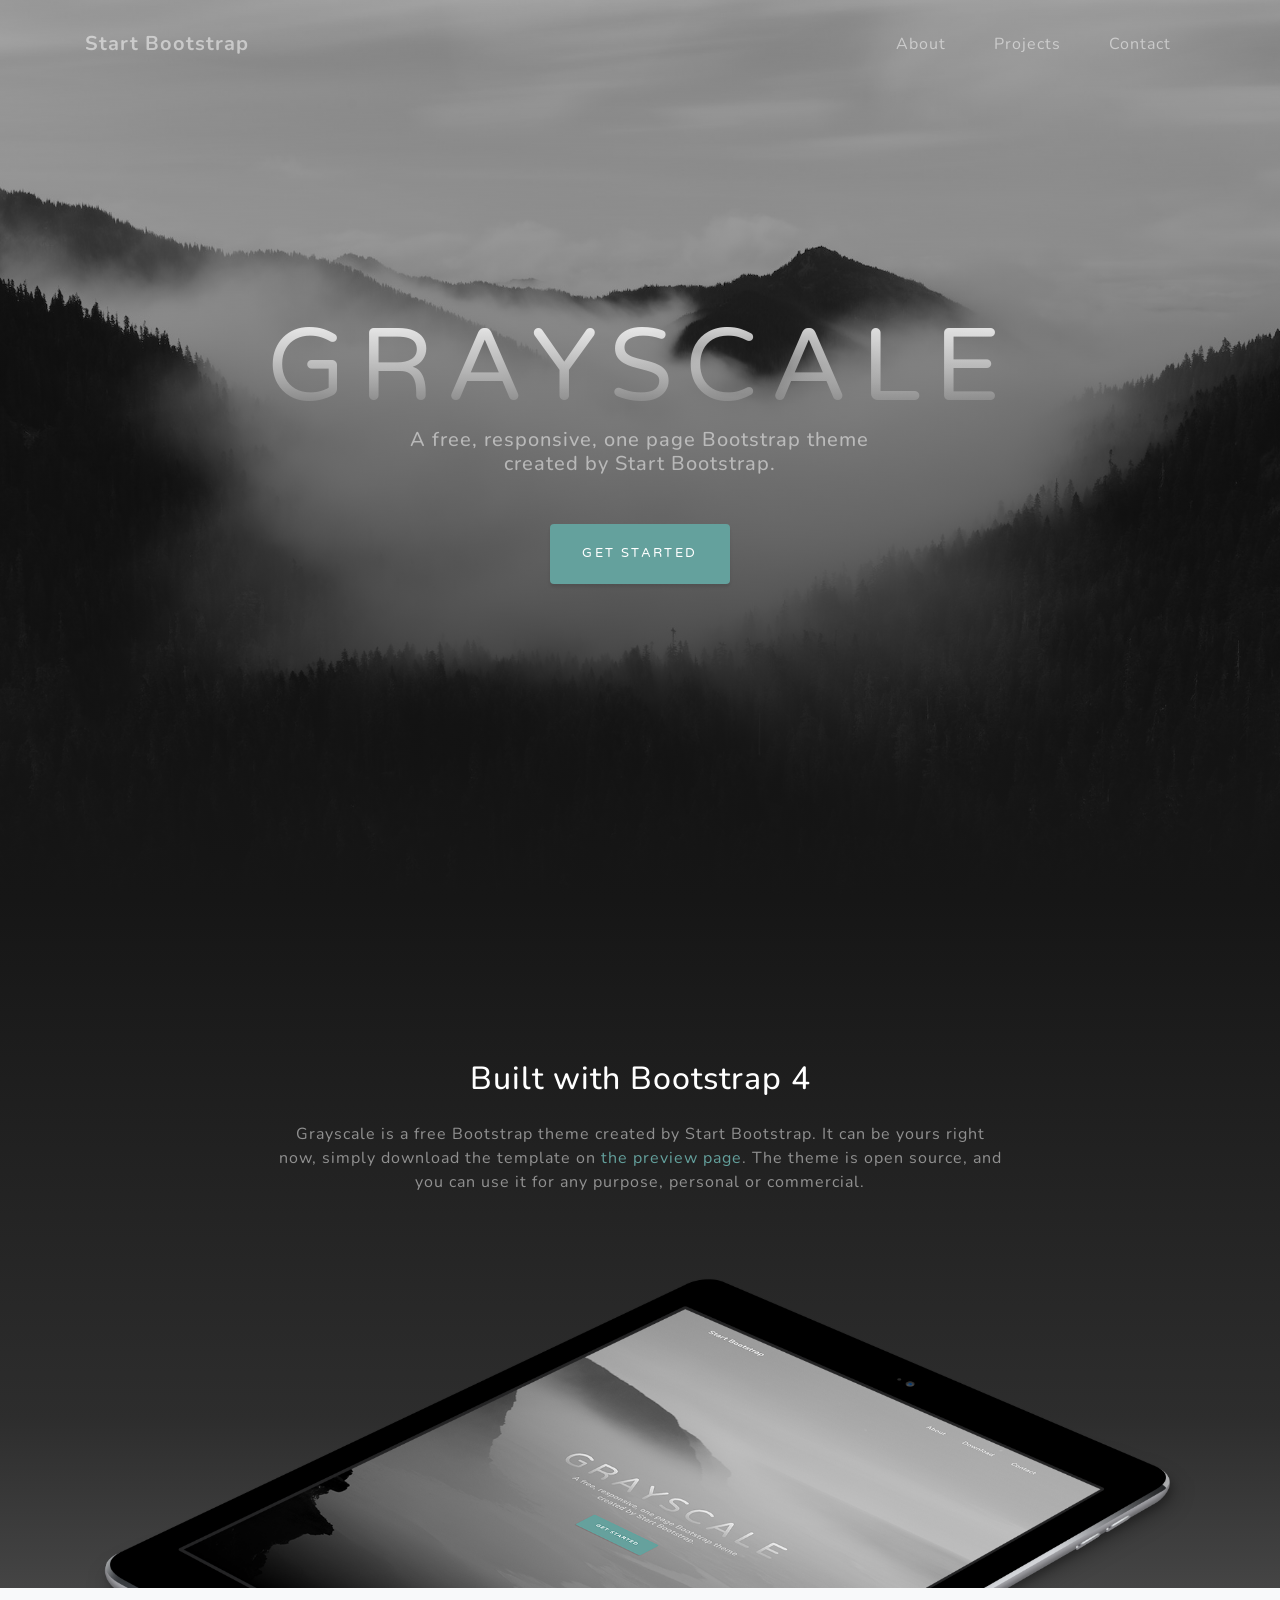
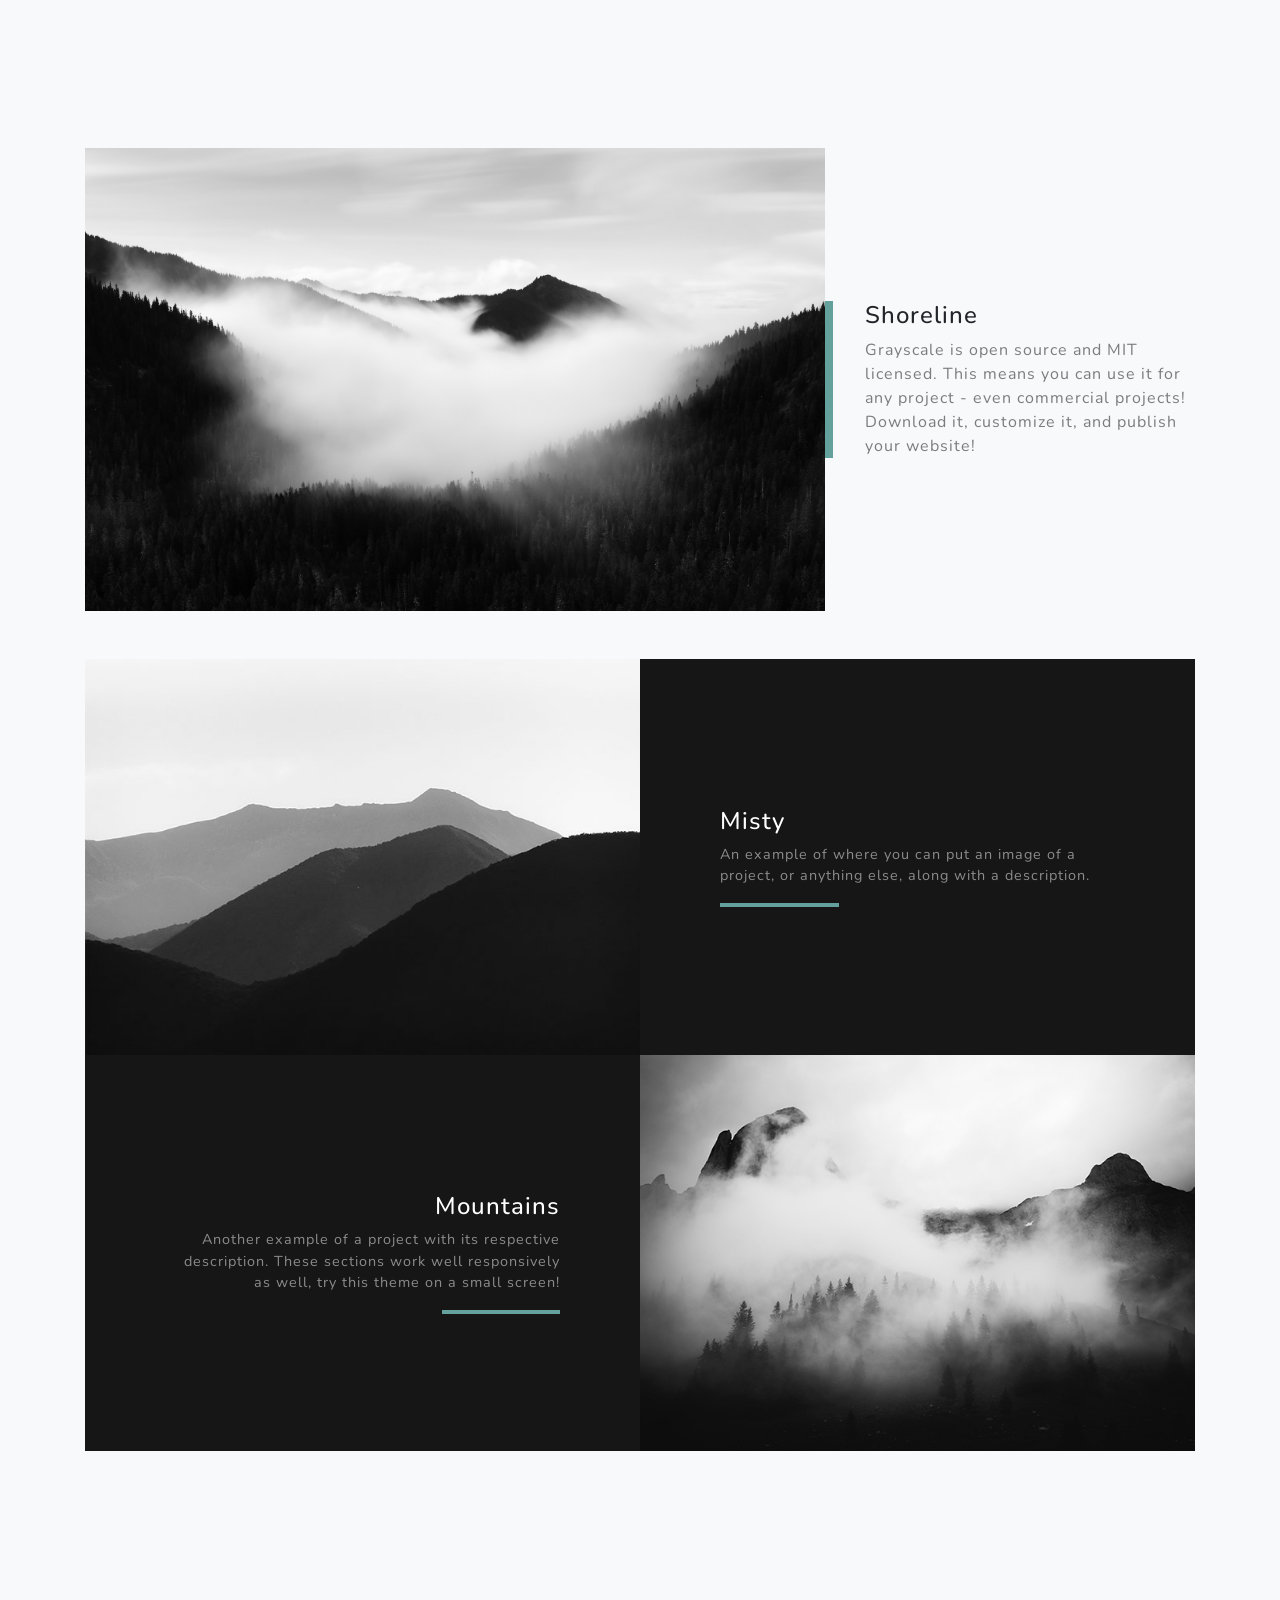
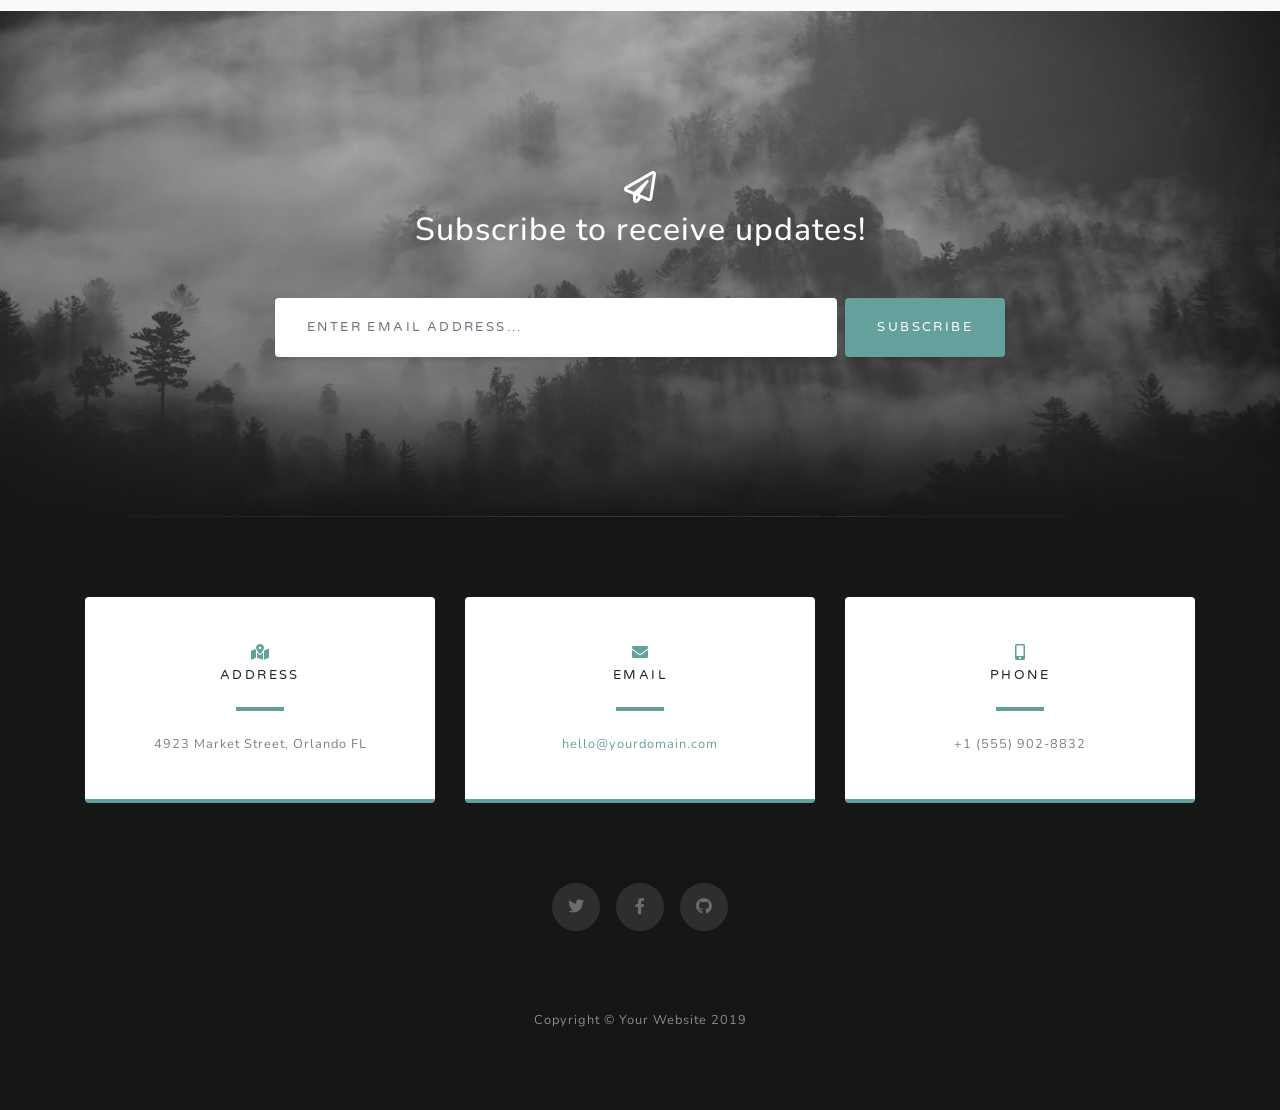
<file: startbootstrap-grayscale-gh-pages/startbootstrap-grayscale-gh-pages/index.html>
<!DOCTYPE html>
<html lang="en">

<head>

  <meta charset="utf-8">
  <meta name="viewport" content="width=device-width, initial-scale=1, shrink-to-fit=no">
  <meta name="description" content="">
  <meta name="author" content="">

  <title>Grayscale - Start Bootstrap Theme</title>

  <!-- Bootstrap core CSS -->
  <link href="vendor/bootstrap/css/bootstrap.min.css" rel="stylesheet">

  <!-- Custom fonts for this template -->
  <link href="vendor/fontawesome-free/css/all.min.css" rel="stylesheet">
  <link href="https://fonts.googleapis.com/css?family=Varela+Round" rel="stylesheet">
  <link href="https://fonts.googleapis.com/css?family=Nunito:200,200i,300,300i,400,400i,600,600i,700,700i,800,800i,900,900i" rel="stylesheet">

  <!-- Custom styles for this template -->
  <link href="css/grayscale.min.css" rel="stylesheet">

</head>

<body id="page-top">

  <!-- Navigation -->
  <nav class="navbar navbar-expand-lg navbar-light fixed-top" id="mainNav">
    <div class="container">
      <a class="navbar-brand js-scroll-trigger" href="#page-top">Start Bootstrap</a>
      <button class="navbar-toggler navbar-toggler-right" type="button" data-toggle="collapse" data-target="#navbarResponsive" aria-controls="navbarResponsive" aria-expanded="false" aria-label="Toggle navigation">
        Menu
        <i class="fas fa-bars"></i>
      </button>
      <div class="collapse navbar-collapse" id="navbarResponsive">
        <ul class="navbar-nav ml-auto">
          <li class="nav-item">
            <a class="nav-link js-scroll-trigger" href="#about">About</a>
          </li>
          <li class="nav-item">
            <a class="nav-link js-scroll-trigger" href="#projects">Projects</a>
          </li>
          <li class="nav-item">
            <a class="nav-link js-scroll-trigger" href="#signup">Contact</a>
          </li>
        </ul>
      </div>
    </div>
  </nav>

  <!-- Header -->
  <header class="masthead">
    <div class="container d-flex h-100 align-items-center">
      <div class="mx-auto text-center">
        <h1 class="mx-auto my-0 text-uppercase">Grayscale</h1>
        <h2 class="text-white-50 mx-auto mt-2 mb-5">A free, responsive, one page Bootstrap theme created by Start Bootstrap.</h2>
        <a href="#about" class="btn btn-primary js-scroll-trigger">Get Started</a>
      </div>
    </div>
  </header>

  <!-- About Section -->
  <section id="about" class="about-section text-center">
    <div class="container">
      <div class="row">
        <div class="col-lg-8 mx-auto">
          <h2 class="text-white mb-4">Built with Bootstrap 4</h2>
          <p class="text-white-50">Grayscale is a free Bootstrap theme created by Start Bootstrap. It can be yours right now, simply download the template on
            <a href="http://startbootstrap.com/template-overviews/grayscale/">the preview page</a>. The theme is open source, and you can use it for any purpose, personal or commercial.</p>
        </div>
      </div>
      <img src="img/ipad.png" class="img-fluid" alt="">
    </div>
  </section>

  <!-- Projects Section -->
  <section id="projects" class="projects-section bg-light">
    <div class="container">

      <!-- Featured Project Row -->
      <div class="row align-items-center no-gutters mb-4 mb-lg-5">
        <div class="col-xl-8 col-lg-7">
          <img class="img-fluid mb-3 mb-lg-0" src="img/bg-masthead.jpg" alt="">
        </div>
        <div class="col-xl-4 col-lg-5">
          <div class="featured-text text-center text-lg-left">
            <h4>Shoreline</h4>
            <p class="text-black-50 mb-0">Grayscale is open source and MIT licensed. This means you can use it for any project - even commercial projects! Download it, customize it, and publish your website!</p>
          </div>
        </div>
      </div>

      <!-- Project One Row -->
      <div class="row justify-content-center no-gutters mb-5 mb-lg-0">
        <div class="col-lg-6">
          <img class="img-fluid" src="img/demo-image-01.jpg" alt="">
        </div>
        <div class="col-lg-6">
          <div class="bg-black text-center h-100 project">
            <div class="d-flex h-100">
              <div class="project-text w-100 my-auto text-center text-lg-left">
                <h4 class="text-white">Misty</h4>
                <p class="mb-0 text-white-50">An example of where you can put an image of a project, or anything else, along with a description.</p>
                <hr class="d-none d-lg-block mb-0 ml-0">
              </div>
            </div>
          </div>
        </div>
      </div>

      <!-- Project Two Row -->
      <div class="row justify-content-center no-gutters">
        <div class="col-lg-6">
          <img class="img-fluid" src="img/demo-image-02.jpg" alt="">
        </div>
        <div class="col-lg-6 order-lg-first">
          <div class="bg-black text-center h-100 project">
            <div class="d-flex h-100">
              <div class="project-text w-100 my-auto text-center text-lg-right">
                <h4 class="text-white">Mountains</h4>
                <p class="mb-0 text-white-50">Another example of a project with its respective description. These sections work well responsively as well, try this theme on a small screen!</p>
                <hr class="d-none d-lg-block mb-0 mr-0">
              </div>
            </div>
          </div>
        </div>
      </div>

    </div>
  </section>

  <!-- Signup Section -->
  <section id="signup" class="signup-section">
    <div class="container">
      <div class="row">
        <div class="col-md-10 col-lg-8 mx-auto text-center">

          <i class="far fa-paper-plane fa-2x mb-2 text-white"></i>
          <h2 class="text-white mb-5">Subscribe to receive updates!</h2>

          <form class="form-inline d-flex">
            <input type="email" class="form-control flex-fill mr-0 mr-sm-2 mb-3 mb-sm-0" id="inputEmail" placeholder="Enter email address...">
            <button type="submit" class="btn btn-primary mx-auto">Subscribe</button>
          </form>

        </div>
      </div>
    </div>
  </section>

  <!-- Contact Section -->
  <section class="contact-section bg-black">
    <div class="container">

      <div class="row">

        <div class="col-md-4 mb-3 mb-md-0">
          <div class="card py-4 h-100">
            <div class="card-body text-center">
              <i class="fas fa-map-marked-alt text-primary mb-2"></i>
              <h4 class="text-uppercase m-0">Address</h4>
              <hr class="my-4">
              <div class="small text-black-50">4923 Market Street, Orlando FL</div>
            </div>
          </div>
        </div>

        <div class="col-md-4 mb-3 mb-md-0">
          <div class="card py-4 h-100">
            <div class="card-body text-center">
              <i class="fas fa-envelope text-primary mb-2"></i>
              <h4 class="text-uppercase m-0">Email</h4>
              <hr class="my-4">
              <div class="small text-black-50">
                <a href="#">hello@yourdomain.com</a>
              </div>
            </div>
          </div>
        </div>

        <div class="col-md-4 mb-3 mb-md-0">
          <div class="card py-4 h-100">
            <div class="card-body text-center">
              <i class="fas fa-mobile-alt text-primary mb-2"></i>
              <h4 class="text-uppercase m-0">Phone</h4>
              <hr class="my-4">
              <div class="small text-black-50">+1 (555) 902-8832</div>
            </div>
          </div>
        </div>
      </div>

      <div class="social d-flex justify-content-center">
        <a href="#" class="mx-2">
          <i class="fab fa-twitter"></i>
        </a>
        <a href="#" class="mx-2">
          <i class="fab fa-facebook-f"></i>
        </a>
        <a href="#" class="mx-2">
          <i class="fab fa-github"></i>
        </a>
      </div>

    </div>
  </section>

  <!-- Footer -->
  <footer class="bg-black small text-center text-white-50">
    <div class="container">
      Copyright &copy; Your Website 2019
    </div>
  </footer>

  <!-- Bootstrap core JavaScript -->
  <script src="vendor/jquery/jquery.min.js"></script>
  <script src="vendor/bootstrap/js/bootstrap.bundle.min.js"></script>

  <!-- Plugin JavaScript -->
  <script src="vendor/jquery-easing/jquery.easing.min.js"></script>

  <!-- Custom scripts for this template -->
  <script src="js/grayscale.min.js"></script>

</body>

</html>
</file>
<file: startbootstrap-grayscale-gh-pages/startbootstrap-grayscale-gh-pages/css/grayscale.min.css>
/*!
 * Start Bootstrap - Grayscale v5.0.9 (https://startbootstrap.com/template-overviews/grayscale)
 * Copyright 2013-2019 Start Bootstrap
 * Licensed under MIT (https://github.com/BlackrockDigital/startbootstrap-grayscale/blob/master/LICENSE)
 */#mainNav{min-height:56px;background-color:#fff}#mainNav .navbar-toggler{font-size:80%;padding:.75rem;color:#64a19d;border:1px solid #64a19d}#mainNav .navbar-toggler:focus{outline:0}#mainNav .navbar-brand{color:#161616;font-weight:700;padding:.9rem 0}#mainNav .navbar-nav .nav-item:hover{color:fade(white,80%);outline:0;background-color:transparent}#mainNav .navbar-nav .nav-item:active,#mainNav .navbar-nav .nav-item:focus{outline:0;background-color:transparent}@media (min-width:992px){#mainNav{padding-top:0;padding-bottom:0;border-bottom:none;background-color:transparent;transition:background-color .3s ease-in-out}#mainNav .navbar-brand{padding:.5rem 0;color:rgba(255,255,255,.5)}#mainNav .nav-link{transition:none;padding:2rem 1.5rem;color:rgba(255,255,255,.5)}#mainNav .nav-link:hover{color:rgba(255,255,255,.75)}#mainNav .nav-link:active{color:#fff}#mainNav.navbar-shrink{background-color:#fff}#mainNav.navbar-shrink .navbar-brand{color:#161616}#mainNav.navbar-shrink .nav-link{color:#161616;padding:1.5rem 1.5rem 1.25rem;border-bottom:.25rem solid transparent}#mainNav.navbar-shrink .nav-link:hover{color:#64a19d}#mainNav.navbar-shrink .nav-link:active{color:#467370}#mainNav.navbar-shrink .nav-link.active{color:#64a19d;outline:0;border-bottom:.25rem solid #64a19d}}.masthead{position:relative;width:100%;height:auto;min-height:35rem;padding:15rem 0;background:linear-gradient(to bottom,rgba(22,22,22,.3) 0,rgba(22,22,22,.7) 75%,#161616 100%),url(../img/bg-masthead.jpg);background-position:center;background-repeat:no-repeat;background-attachment:scroll;background-size:cover}.masthead h1{font-family:'Varela Round';font-size:2.5rem;line-height:2.5rem;letter-spacing:.8rem;background:-webkit-linear-gradient(rgba(255,255,255,.9),rgba(255,255,255,0));-webkit-text-fill-color:transparent;-webkit-background-clip:text}.masthead h2{max-width:20rem;font-size:1rem}@media (min-width:768px){.masthead h1{font-size:4rem;line-height:4rem}}@media (min-width:992px){.masthead{height:100vh;padding:0}.masthead h1{font-size:6.5rem;line-height:6.5rem;letter-spacing:.8rem}.masthead h2{max-width:30rem;font-size:1.25rem}}.btn{box-shadow:0 .1875rem .1875rem 0 rgba(0,0,0,.1)!important;padding:1.25rem 2rem;font-family:'Varela Round';font-size:80%;text-transform:uppercase;letter-spacing:.15rem;border:0}.btn-primary{background-color:#64a19d}.btn-primary:hover{background-color:#4f837f}.btn-primary:focus{background-color:#4f837f;color:#fff}.btn-primary:active{background-color:#467370!important}.about-section{padding-top:10rem;background:linear-gradient(to bottom,#161616 0,rgba(22,22,22,.9) 75%,rgba(22,22,22,.8) 100%)}.about-section p{margin-bottom:5rem}.projects-section{padding:10rem 0}.projects-section .featured-text{padding:2rem}@media (min-width:992px){.projects-section .featured-text{padding:0 0 0 2rem;border-left:.5rem solid #64a19d}}.projects-section .project-text{padding:3rem;font-size:90%}@media (min-width:992px){.projects-section .project-text{padding:5rem}.projects-section .project-text hr{border-color:#64a19d;border-width:.25rem;width:30%}}.signup-section{padding:10rem 0;background:linear-gradient(to bottom,rgba(22,22,22,.1) 0,rgba(22,22,22,.5) 75%,#161616 100%),url(../img/bg-signup.jpg);background-position:center;background-repeat:no-repeat;background-attachment:scroll;background-size:cover}.signup-section .form-inline input{box-shadow:0 .1875rem .1875rem 0 rgba(0,0,0,.1)!important;padding:1.25rem 2rem;height:auto;font-family:'Varela Round';font-size:80%;text-transform:uppercase;letter-spacing:.15rem;border:0}.contact-section{padding:5rem 0 0}.contact-section .card{border:0;border-bottom:.25rem solid #64a19d}.contact-section .card h4{font-size:.8rem;font-family:'Varela Round';text-transform:uppercase;letter-spacing:.15rem}.contact-section .card hr{border-color:#64a19d;border-width:.25rem;width:3rem}.contact-section .social{margin-top:5rem}.contact-section .social a{text-align:center;height:3rem;width:3rem;background:rgba(255,255,255,.1);border-radius:100%;line-height:3rem;color:rgba(255,255,255,.3)}.contact-section .social a:hover{color:rgba(255,255,255,.5)}.contact-section .social a:active{color:#fff}body{font-family:Nunito;letter-spacing:.0625em}a{color:#64a19d}a:focus,a:hover{text-decoration:none;color:#3c6360}.bg-black{background-color:#161616!important}.bg-primary{background-color:#64a19d!important}.text-primary{color:#64a19d!important}footer{padding:5rem 0}
</file>
